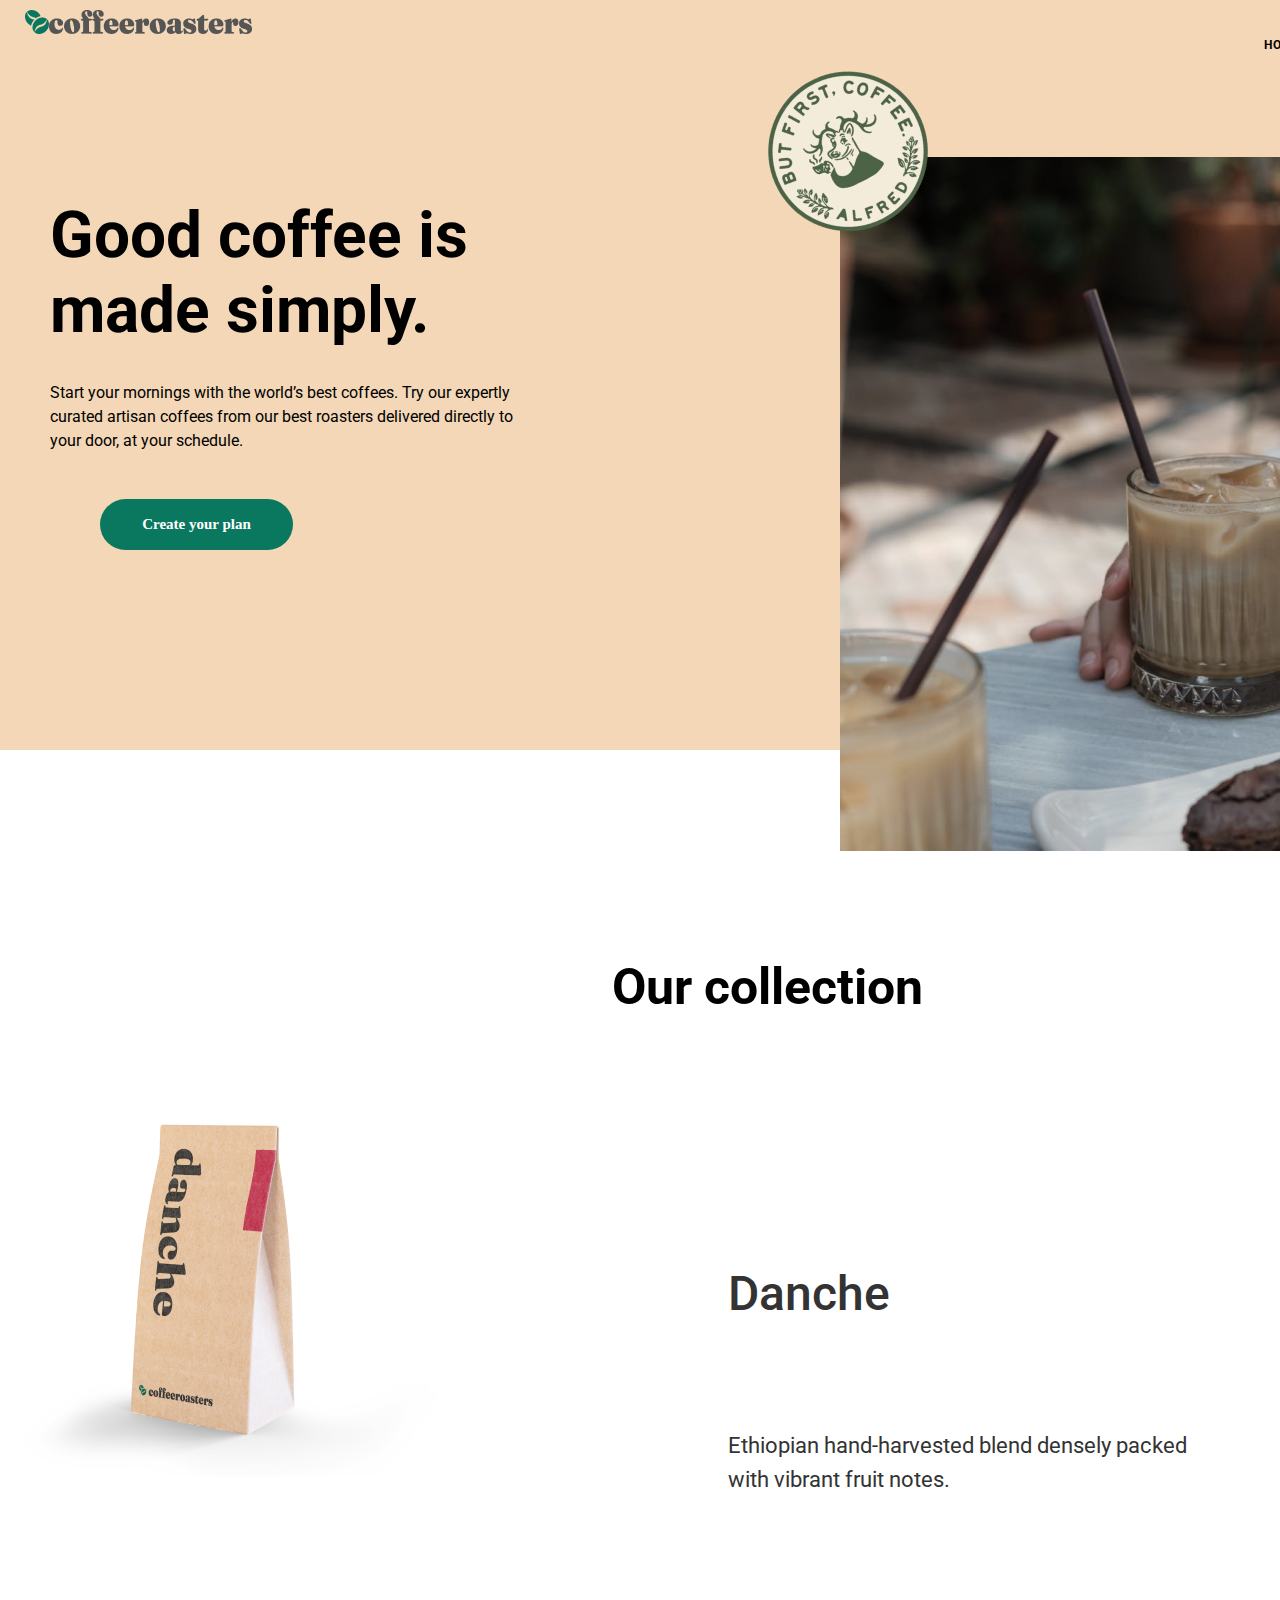
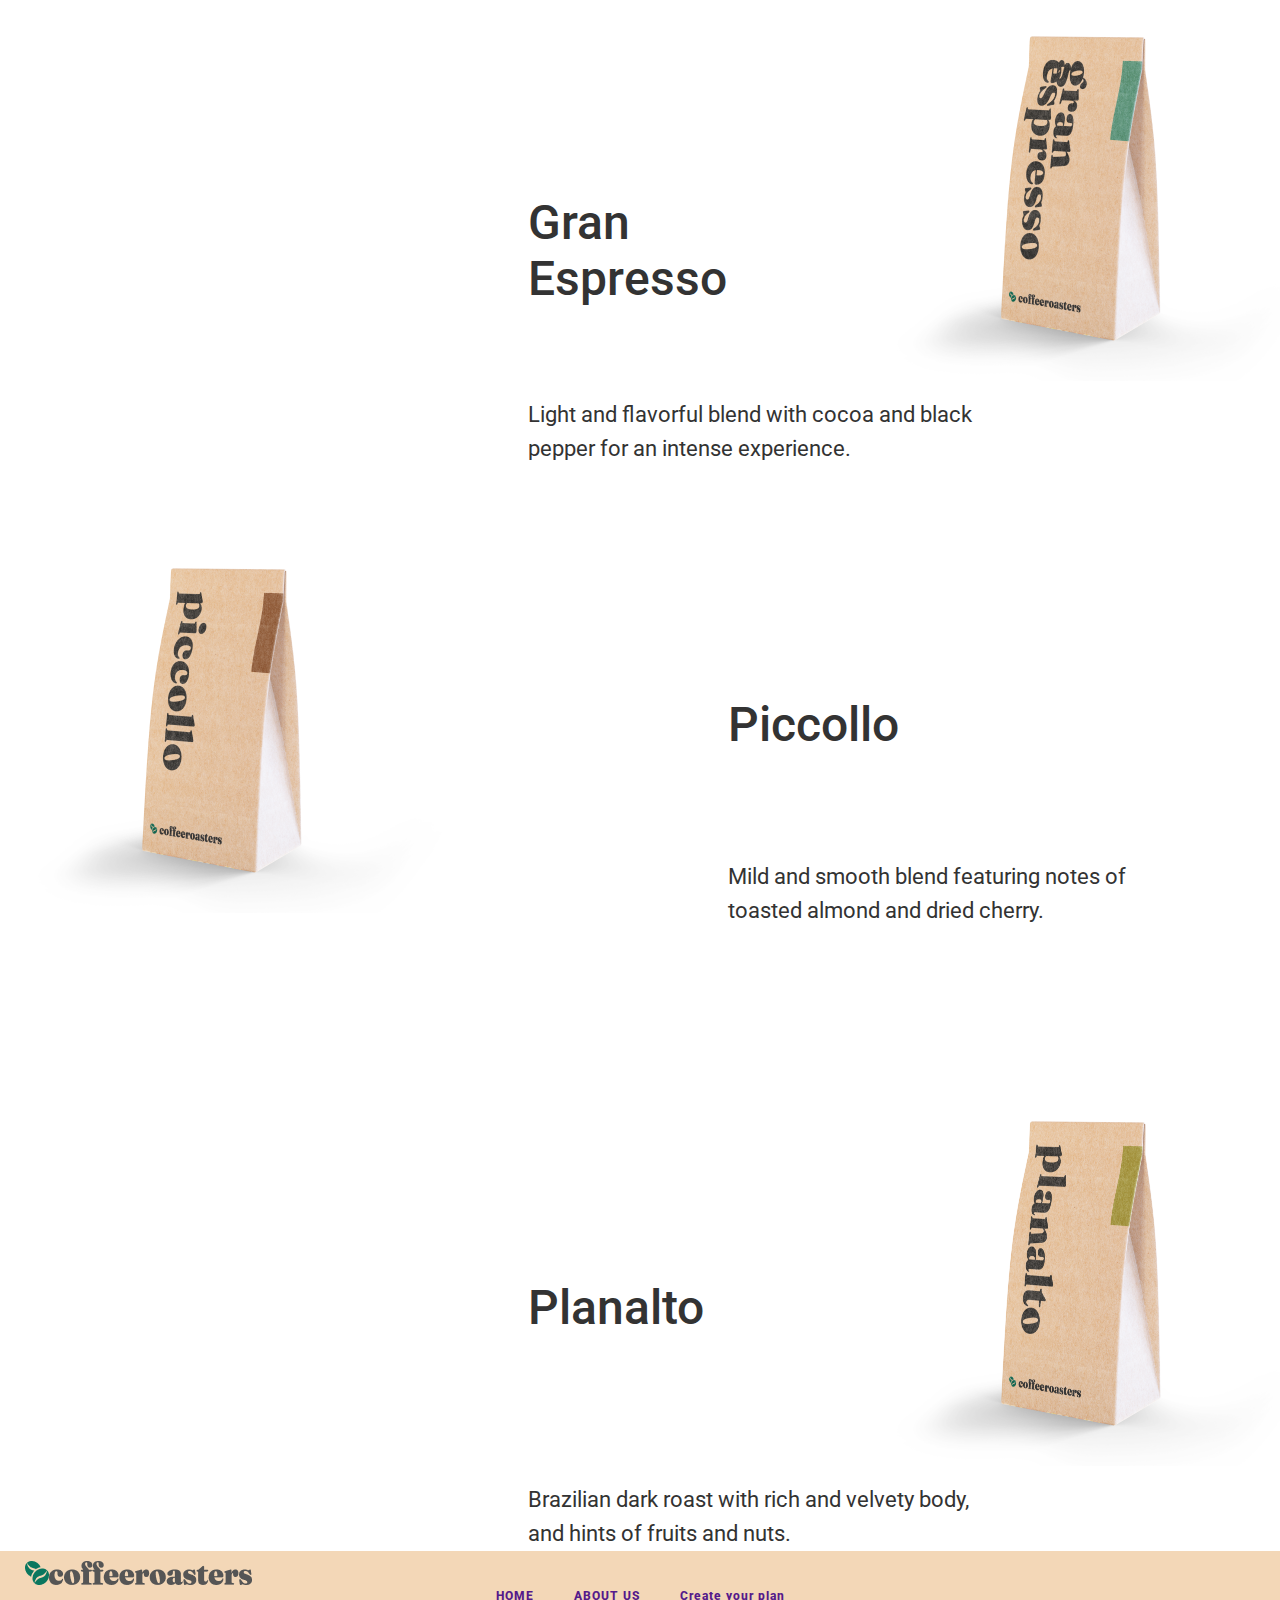
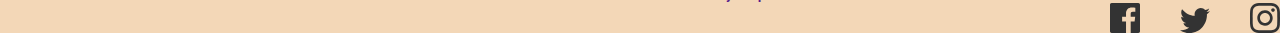
<file: index.html>
<!DOCTYPE html>
<html lang="en">
<head>
    <meta charset="UTF-8">
    <meta name="viewport" content="width=device-width, initial-scale=1.0">
    <title>Document</title>
    <link rel="stylesheet" href="style.css">
    <link rel="preconnect" href="https://fonts.googleapis.com">
<link rel="preconnect" href="https://fonts.gstatic.com" crossorigin>
<link href="https://fonts.googleapis.com/css2?family=Inter:ital,opsz,wght@0,14..32,100..900;1,14..32,100..900&family=Roboto:ital,wght@0,100;0,300;0,400;0,500;0,700;0,900;1,100;1,300;1,400;1,500;1,700;1,900&display=swap" rel="stylesheet">
</head>
<body>
    <header>
        <nav>
            <img class="img1" src="Group 3614.png" alt="">
            <ul class="nav">
                <li><a href="">HOME</a></li>
                <li><a href="about.html">ABOUT US</a></li>
                <li><a href="">Create your plan</a></li>
            </ul>
        </nav>
        <p class="good">Good coffee 
            is made simply.</p><p class="start">Start your mornings with the world’s best coffees. Try our expertly curated artisan coffees from our best roasters delivered directly to your door, at your schedule.</p>
            
            <div class="images"> 
        <img class="img2" src="Rectangle 679.png" alt="img"><img class="img3" src="image 40.png" alt="img"></div>
       <div class="creaty"><a href="">Create your plan</a></div>
    </header>
    <main>
        <h1 class="ouri">Our collection</h1><br><br><br><br><br>
        <div class="box">
            <div class="block1">
                <img class="bimg1" src="kopi4.png" alt="img"><p class="cofetext">Danche</p><br><p class="cofemenu">Ethiopian hand-harvested blend densely packed with vibrant fruit notes.</p>
            </div>
            <div class="block2">
                <img class="bimg2" src="kopi1 copy.png" alt="img"><p class="cofetext1">Gran Espresso</p><br><p class="cofemenu1">Light and flavorful blend with cocoa and black pepper for an intense experience.</p>
            </div><br><br><br><br>
            <div class="block3">
                <img class="bimg1" src="kopi3.png" alt="img"><p class="cofetext">Piccollo</p><br><p class="cofemenu">Mild and smooth blend featuring notes of toasted almond and dried cherry.</p>
            </div><br><br><br>
            <div class="block4">
                <img class="bimg2" src="kopi2.png" alt="img"><p class="cofetext1">Planalto</p><br><p class="cofemenu1">Brazilian dark roast with rich and velvety body, and hints of fruits and nuts.</p>
            </div>
           
        </div>
    </main>
    <footer> <img class="img1" src="Group 3614.png" alt="">
        <ul class="navi">
            <li><a href="">HOME</a></li>
            <li><a href="">ABOUT US</a></li>
            <li><a href="">Create your plan</a></li>
        </ul><div class="images"> <img src="Path.svg" alt=""><img src="Path (1).svg" alt=""><img src="Shape.svg" alt=""></div></footer>

       
</body>
</html>
</file>
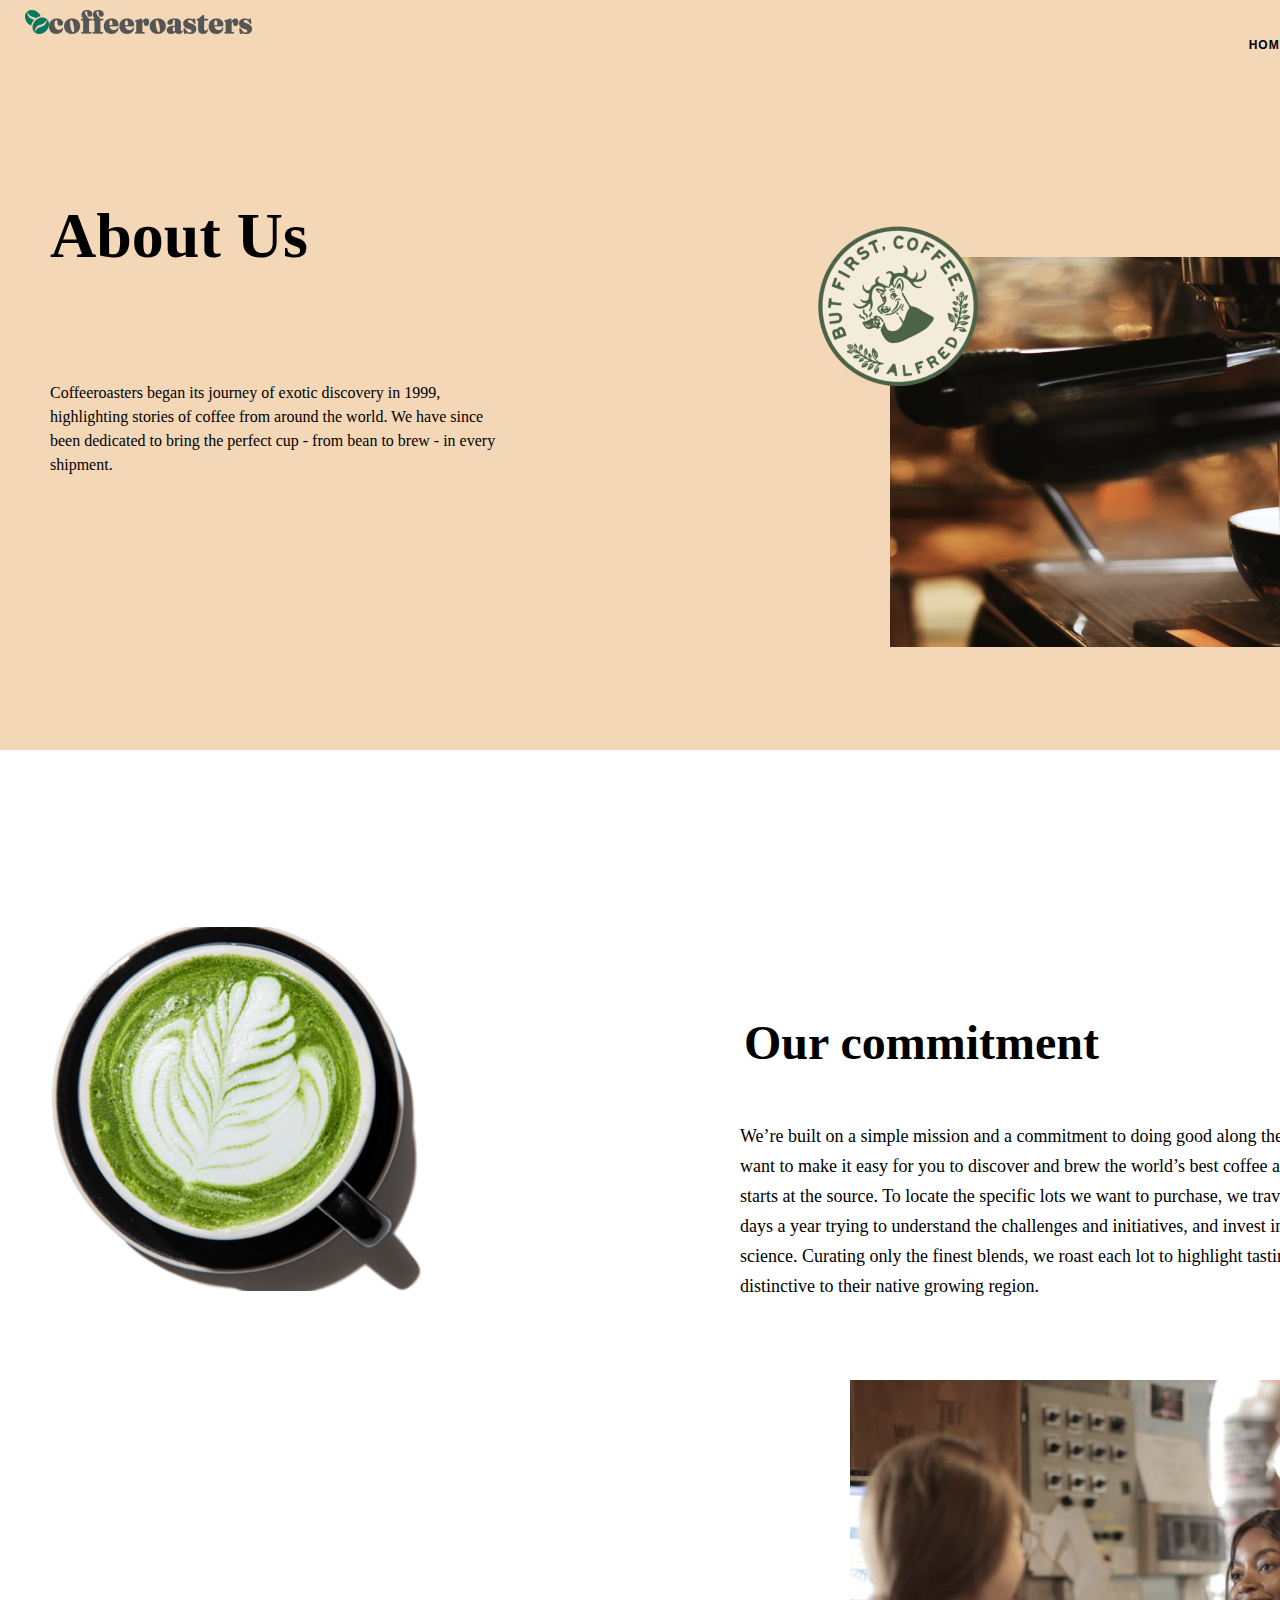
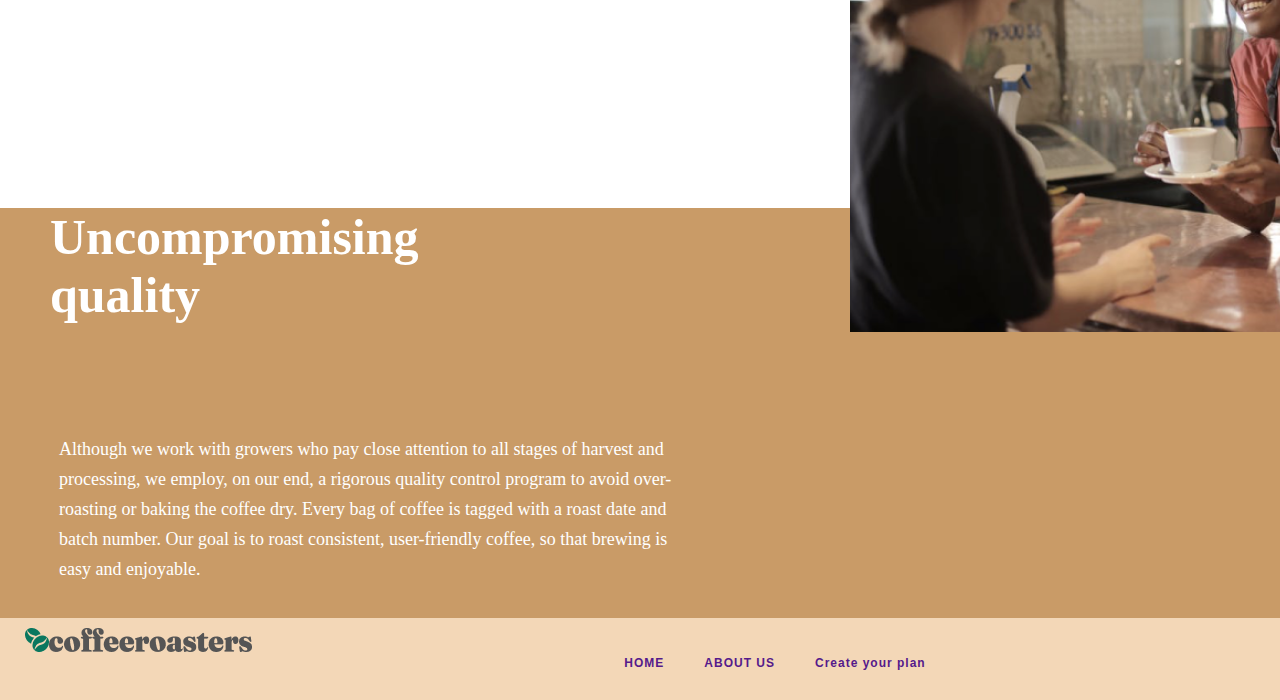
<file: about.html>
<!DOCTYPE html>
<html lang="en">
<head>
    <meta charset="UTF-8">
    <meta name="viewport" content="width=device-width, initial-scale=1.0">
    <title>Document</title>
    <link rel="stylesheet" href="style (2).css">
</head>
<body>
    <header>
        <nav>
            <img class="img1" src="Group 3614.png" alt="">
            <ul class="nav">
                <li><a href="">HOME</a></li>
                <li><a href="">ABOUT US</a></li>
                <li><a href="">Create your plan</a></li>
            </ul>
        </nav>
        <p class="good">About
            Us</p><p class="start">Coffeeroasters began its journey of exotic discovery in 1999, highlighting stories of coffee from around the world. We have since been dedicated to bring the perfect cup - from bean to brew - in every shipment.</p>
            
            <div class="images"> 
        <img class="imgnew" src="Rectangle 679 (1).png" alt="img"><img class="img14" src="image 40.png" alt="img"></div>
        <div class="parent">
            <img src="cup-6 1.png" alt=""> <p class="global">Our commitment</p><p class="text1">We’re built on a simple mission and a commitment to doing good along the way. We want to make it easy for you to discover and brew the world’s best coffee at home. It all starts at the source. To locate the specific lots we want to purchase, we travel nearly 60 days a year trying to understand the challenges and  initiatives, and invest in coffee plant science. Curating only the finest blends, we roast each lot to highlight tasting profiles distinctive to their native growing region.</p>
     <div class="oxirgi"> <img class="imgtwo" src="Rectangle 681.png" alt=""> <p class="text3">Uncompromising quality</p><p class="text4">Although we work with growers who pay close attention to all stages of harvest and processing, we employ, on our end, a rigorous quality control program to avoid over-roasting or baking the coffee dry. Every bag of coffee is tagged with a roast date and batch number. Our goal is to roast consistent, user-friendly coffee, so that brewing is easy and enjoyable.</p>
       </div> </div>
       <footer> <img class="img1" src="Group 3614.png" alt="">
        <ul class="navi">
            <li><a href="">HOME</a></li>
            <li><a href="">ABOUT US</a></li>
            <li><a href="">Create your plan</a></li>
        </ul><div class="images"> <img src="Path.svg" alt=""><img src="Path (1).svg" alt=""><img src="Shape.svg" alt=""></div></footer>
    </header>
</body>
</html>
</file>
<file: style.css>
*{
    margin: 0;
    padding: 0;
    box-sizing: border-box;
    text-decoration: none;
    list-style: none;
}

header{
    background-color: #F3D7B7;
    width: 1550px;
height: 750px;


}
.nav{
    display: flex;
    justify-content: end;
    align-items: end;
    gap: 40px;
    font-family: "Roboto", sans-serif;
    font-weight: 700;
    font-size: 12px;
    font-weight: 700;
    line-height: 14.06px;
    letter-spacing: 1px;
    text-align: left;
    color: black;
}
.nav a{
    transition: 0.5;
    color: black;
}
.nav a:hover{
     display: flex;
justify-content: end;
align-items: end;
gap: 40px;
font-family: "Roboto", sans-serif;
font-weight: 700;
font-size: 16px;
font-weight: 700;
line-height: 14.06px;
letter-spacing: 1px;
text-align: left;
color: black;
} 
.img1{
    margin-top: 10px;
    margin-left: 25px;
   

}
.good{
    width: 447px;
height: 150px;
margin-top: 146px;
margin-left: 50px;
gap: 0px;
opacity: 0px;
font-family: Roboto;
font-size: 64px;
font-weight: 700;
line-height: 75px;
text-align: left;
color: black;
}
.start{
    width: 464px;
height: 72px;
margin-top: 33px;
margin-left: 50px;
gap: 0px;
opacity: 0px;
font-family: Roboto;
font-size: 16px;
font-weight: 400;
line-height: 24px;
text-align: left;
color: black;
}
.img2{
    width: 710px;
height: 694px;
margin-top: -296px;
margin-left: 830px;

}
.img3{
   position: absolute;
top: 45px;
left: 742px;
animation: animate 5s infinite;



}
@keyframes animate {
    100%{
        transform: rotate(360deg);
    }
}
.creaty{
    background-color: #0A775F;
    width: 193px;
height: 51px;
margin-top: -352px;
margin-left: 100px;
padding: 16px 24px 16px 24px;
gap: 10px;
border-radius: 100px;
opacity: 0px;
font-size: 15px;
font-weight: 700;
display: flex;
justify-content: center;
align-items: center;
color: white;
}
.creaty a{
    transition: 0,6ms;
    color: white;
}
.creaty a:hover{
    background-color: #0A775F;
    width: 193px;
height: 51px;
margin-top: -352px;
margin-left: 100px;
padding: 16px 24px 16px 24px;
gap: 10px;
border-radius: 100px;
opacity: 0px;
font-size: 15px;
font-weight: 800;
display: flex;
justify-content: center;
align-items: center;
color: white;
}

.ouri{
    width: 356.99px;
height: 59px;
margin-top: 208px;
margin-left: 589.51px;
gap: 0px;
opacity: 0px;
font-family: Roboto;
font-size: 50px;
font-weight: 700;
line-height: 58.59px;
text-align: center;
color: black;
}
.bimg{
    width: 451.25px;
height: 375px;
margin-top: 209px;
margin-left: 199.45px;
gap: 0px;
opacity: 0px;
animation: img2 5s;

}
.cofetext{
    width: 164.46px;
height: 56px;
margin-top: -220px;
margin-left: 728.03px;
font-family: Roboto;
font-size: 48px;
font-weight: 500;
line-height: 56.25px;
text-align: left;
color: #333333;

}
.cofemenu{
    width: 474.26px;
height: 68px;
margin-top: 89px;
margin-left: 728.03px;
gap: 0px;
opacity: 0px;
font-family: Roboto;
font-size: 22px;
font-weight: 400;
line-height: 34px;
text-align: left;
color: #333333;
}
.bimg2{
    width: 451.25px;
height: 375px;
margin-top: 109px;
margin-left: 859.45px;
gap: 0px;
opacity: 0px;
animation: img2 5s;
}

.cofetext1{
    width: 234.46px;
    height: 56px;
    margin-top: -190px;
    margin-left: 528.03px;
    font-family: Roboto;
    font-size: 48px;
    font-weight: 500;
    line-height: 56.25px;
    text-align: left;
    color: #333333;
}
.cofemenu1{
    width: 474.26px;
    height: 68px;
    margin-top: 129px;
    margin-left: 528.03px;
    gap: 0px;
    opacity: 0px;
    font-family: Roboto;
    font-size: 22px;
    font-weight: 400;
    line-height: 34px;
    text-align: left;
    color: #333333;
}
.bimg:hover{
    animation-play-state: running;
}
@keyframes img2 {
    50%{
        transform: rotate(360deg);
        
    }
    100%{
        left: 100px;
    }
}
footer{
    background-color: #F3D7B7;
    
}
.navi{
        display: flex;
        justify-content: center;
        align-items: center;
        gap: 40px;
        font-family: "Roboto", sans-serif;
        font-weight: 700;
        font-size: 12px;
        font-weight: 800;
        line-height: 14.06px;
        letter-spacing: 1px;
        text-align: left;
        color: black;
    }
.images{
    display: flex;
    justify-content: end;
    align-items: end;
    gap: 40px;
}
.imgnew{
    width: 660px;
    height: 390px;
    margin-top: -196px;
    margin-left: 830px;
}
.img14{
    position: absolute;
    top: 3500px;
    left: 792px;
    animation: animate 5s infinite;
}
.global{
    width: 388.25px;
height: 56px;
margin-top: -280px;
margin-left: 744px;
gap: 0px;
opacity: 0px;
font-family: Roboto;
font-size: 48px;
font-weight: 700;
line-height: 56.25px;
text-align: left;

}
.parent img{
   margin-top:280px;
   margin-left: 49.6px;
}
.text1{
    width: 646.39px;
height: 207.49px;
margin-top: 50px;
margin-left: 740px;
gap: 0px;
opacity: 0px;
font-family: Roboto;
font-size: 18px;
font-weight: 400;
line-height: 30px;
text-align: left;
font-family: Roboto;
font-size: 18px;
font-weight: 400;
line-height: 30px;
text-align: left;

}
.imgtwo{
    width: 566px;
height: 552px;
position: absolute;
top: 4550px;
left: 800px;


}
.oxirgi{
    background-color: #C99B67;
    width: 1640px;
height: 410px;
margin-top: -383px;
gap: 0px;
opacity: 0px;

}
.text3{
    width: 397px;
height: 118px;
margin-top: 862px;
margin-left: 50px;
gap: 0px;
opacity: 0px;
font-family: Roboto;
font-size: 50px;
font-weight: 700;
line-height: 58.59px;
text-align: left;
color: #FFFFFF;

}
.text4{
    width: 639px;
height: 150px;
margin-top: 108px;
margin-left: 59px;
gap: 0px;
opacity: 0.8px;
font-family: Roboto;
font-size: 18px;
font-weight: 400;
line-height: 30px;
text-align: left;
color: white;
}
</file>
<file: style (2).css>
*{
    margin: 0;
    padding: 0;
    box-sizing: border-box;
    text-decoration: none;
    list-style: none;
}

header{
    background-color: #F3D7B7;
    width: 1550px;
height: 750px;


}
.nav{
    display: flex;
    justify-content: end;
    align-items: end;
    gap: 40px;
    font-family: "Roboto", sans-serif;
    font-weight: 700;
    font-size: 12px;
    font-weight: 700;
    line-height: 14.06px;
    letter-spacing: 1px;
    text-align: left;
    color: black;
}
.nav a{
    transition: 0.5;
    color: black;
}
.nav a:hover{
     display: flex;
justify-content: end;
align-items: end;
gap: 40px;
font-family: "Roboto", sans-serif;
font-weight: 700;
font-size: 16px;
font-weight: 700;
line-height: 14.06px;
letter-spacing: 1px;
text-align: left;
color: black;
} 
.img1{
    margin-top: 10px;
    margin-left: 25px;
   

}
.good{
    width: 447px;
height: 150px;
margin-top: 146px;
margin-left: 50px;
gap: 0px;
opacity: 0px;
font-family: Roboto;
font-size: 64px;
font-weight: 700;
line-height: 75px;
text-align: left;
color: black;
}
.start{
    width: 464px;
height: 72px;
margin-top: 33px;
margin-left: 50px;
gap: 0px;
opacity: 0px;
font-family: Roboto;
font-size: 16px;
font-weight: 400;
line-height: 24px;
text-align: left;
color: black;
}
.img2{
    width: 710px;
height: 694px;
margin-top: -296px;
margin-left: 830px;

}
.img3{
   position: absolute;
top: 45px;
left: 742px;
animation: animate 5s infinite;



}
@keyframes animate {
    100%{
        transform: rotate(360deg);
    }
}
.creaty{
    background-color: #0A775F;
    width: 193px;
height: 51px;
margin-top: -352px;
margin-left: 100px;
padding: 16px 24px 16px 24px;
gap: 10px;
border-radius: 100px;
opacity: 0px;
font-size: 15px;
font-weight: 700;
display: flex;
justify-content: center;
align-items: center;
color: white;
}
.creaty a{
    transition: 0,6ms;
    color: white;
}
.creaty a:hover{
    background-color: #0A775F;
    width: 193px;
height: 51px;
margin-top: -352px;
margin-left: 100px;
padding: 16px 24px 16px 24px;
gap: 10px;
border-radius: 100px;
opacity: 0px;
font-size: 15px;
font-weight: 800;
display: flex;
justify-content: center;
align-items: center;
color: white;
}

.ouri{
    width: 356.99px;
height: 59px;
margin-top: 208px;
margin-left: 589.51px;
gap: 0px;
opacity: 0px;
font-family: Roboto;
font-size: 50px;
font-weight: 700;
line-height: 58.59px;
text-align: center;
color: black;
}
.bimg{
    width: 451.25px;
height: 375px;
margin-top: 209px;
margin-left: 199.45px;
gap: 0px;
opacity: 0px;
animation: img2 5s;

}
.cofetext{
    width: 164.46px;
height: 56px;
margin-top: -220px;
margin-left: 728.03px;
font-family: Roboto;
font-size: 48px;
font-weight: 500;
line-height: 56.25px;
text-align: left;
color: #333333;

}
.cofemenu{
    width: 474.26px;
height: 68px;
margin-top: 89px;
margin-left: 728.03px;
gap: 0px;
opacity: 0px;
font-family: Roboto;
font-size: 22px;
font-weight: 400;
line-height: 34px;
text-align: left;
color: #333333;
}
.bimg2{
    width: 451.25px;
height: 375px;
margin-top: 109px;
margin-left: 859.45px;
gap: 0px;
opacity: 0px;
animation: img2 5s;
}

.cofetext1{
    width: 234.46px;
    height: 56px;
    margin-top: -190px;
    margin-left: 528.03px;
    font-family: Roboto;
    font-size: 48px;
    font-weight: 500;
    line-height: 56.25px;
    text-align: left;
    color: #333333;
}
.cofemenu1{
    width: 474.26px;
    height: 68px;
    margin-top: 129px;
    margin-left: 528.03px;
    gap: 0px;
    opacity: 0px;
    font-family: Roboto;
    font-size: 22px;
    font-weight: 400;
    line-height: 34px;
    text-align: left;
    color: #333333;
}
.bimg:hover{
    animation-play-state: running;
}
@keyframes img2 {
    50%{
        transform: rotate(360deg);
        
    }
    100%{
        left: 100px;
    }
}
footer{
    background-color: #F3D7B7;
    
}
.navi{
        display: flex;
        justify-content: center;
        align-items: center;
        gap: 40px;
        font-family: "Roboto", sans-serif;
        font-weight: 700;
        font-size: 12px;
        font-weight: 800;
        line-height: 14.06px;
        letter-spacing: 1px;
        text-align: left;
        color: black;
    }
.images{
    display: flex;
    justify-content: end;
    align-items: end;
    gap: 40px;
}
.imgnew{
    width: 660px;
    height: 390px;
    margin-top: -196px;
    margin-left: 830px;
}
.img14{
    position: absolute;
    top: 200px;
    left: 792px;
    animation: animate 5s infinite;
}
.global{
    width: 388.25px;
height: 56px;
margin-top: -280px;
margin-left: 744px;
gap: 0px;
opacity: 0px;
font-family: Roboto;
font-size: 48px;
font-weight: 700;
line-height: 56.25px;
text-align: left;

}
.parent img{
   margin-top:280px;
   margin-left: 49.6px;
}
.text1{
    width: 646.39px;
height: 207.49px;
margin-top: 50px;
margin-left: 740px;
gap: 0px;
opacity: 0px;
font-family: Roboto;
font-size: 18px;
font-weight: 400;
line-height: 30px;
text-align: left;
font-family: Roboto;
font-size: 18px;
font-weight: 400;
line-height: 30px;
text-align: left;

}
.imgtwo{
    width: 566px;
height: 552px;
position: absolute;
top: 1100px;
left: 800px;


}
.oxirgi{
    background-color: #C99B67;
    width: 1640px;
height: 410px;
margin-top: -383px;
gap: 0px;
opacity: 0px;

}
.text3{
    width: 397px;
height: 118px;
margin-top: 862px;
margin-left: 50px;
gap: 0px;
opacity: 0px;
font-family: Roboto;
font-size: 50px;
font-weight: 700;
line-height: 58.59px;
text-align: left;
color: #FFFFFF;

}
.text4{
    width: 639px;
height: 150px;
margin-top: 108px;
margin-left: 59px;
gap: 0px;
opacity: 0.8px;
font-family: Roboto;
font-size: 18px;
font-weight: 400;
line-height: 30px;
text-align: left;
color: white;
}
</file>
